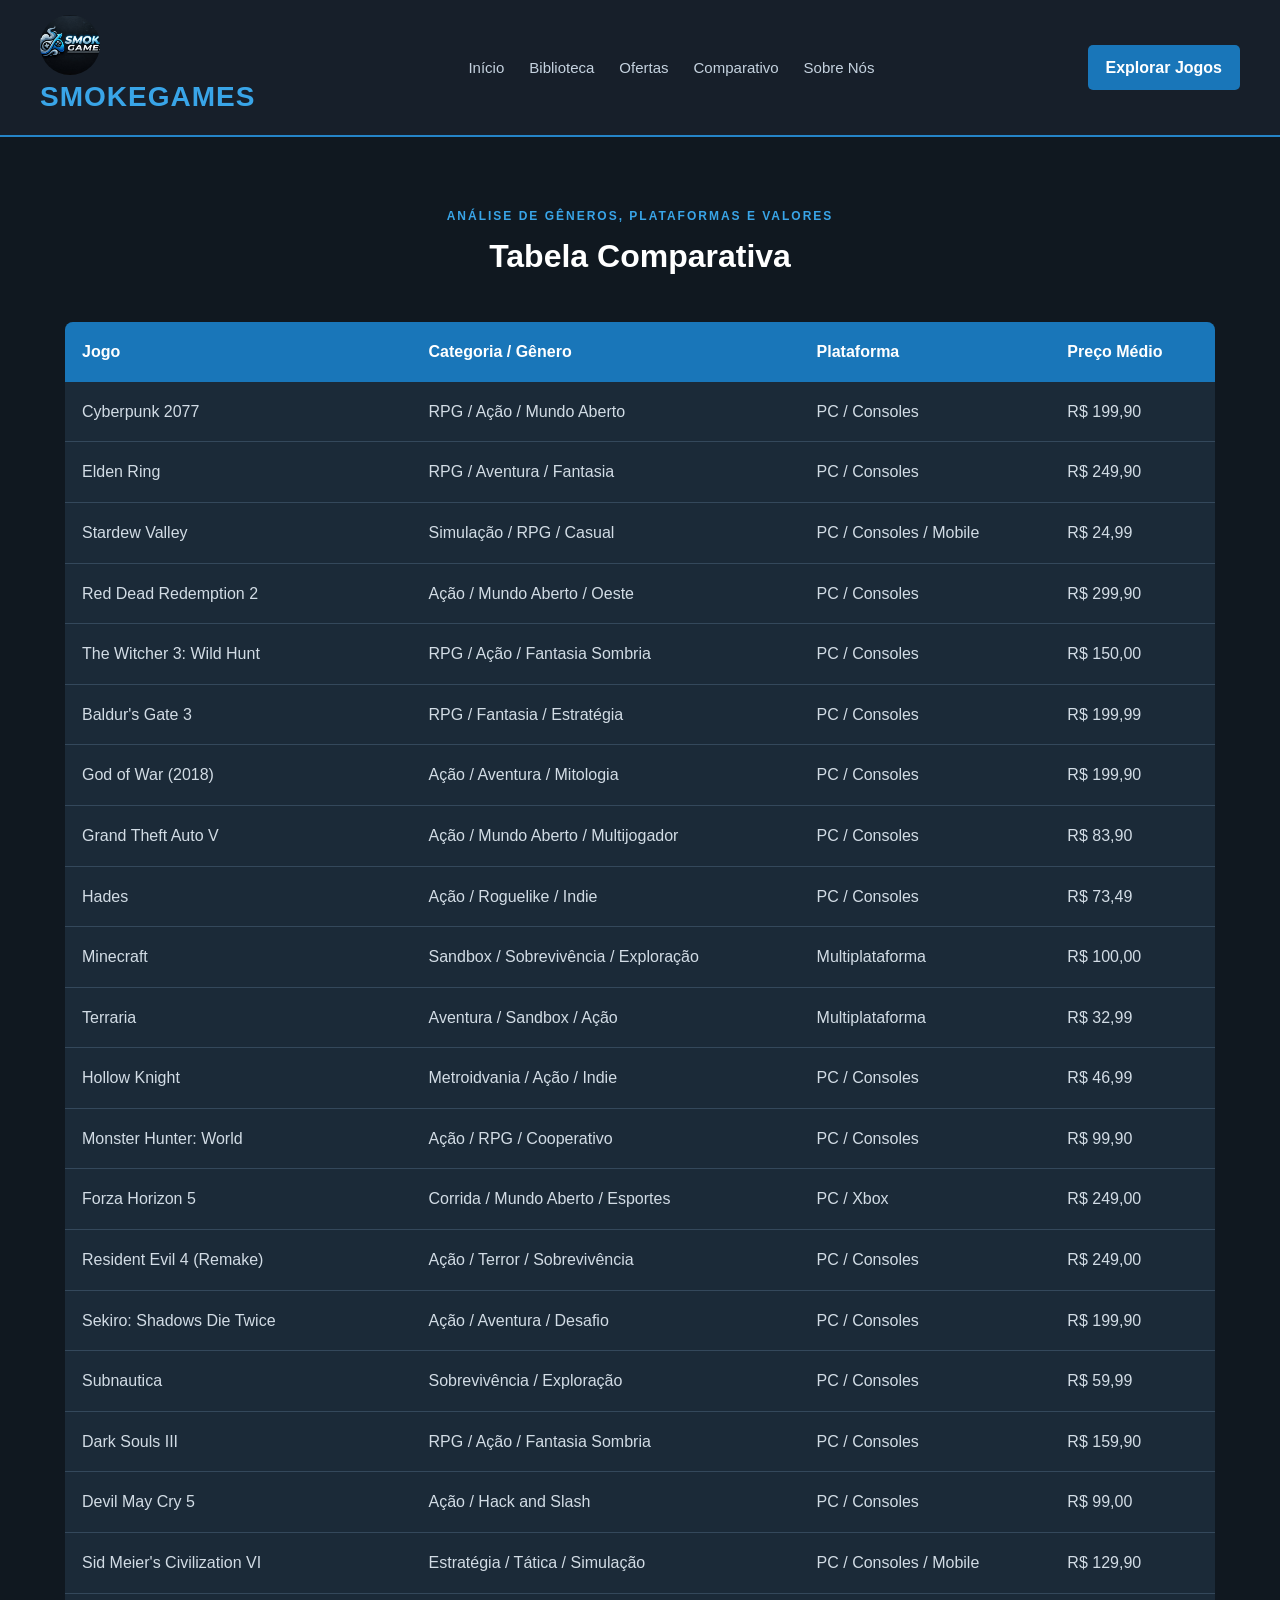
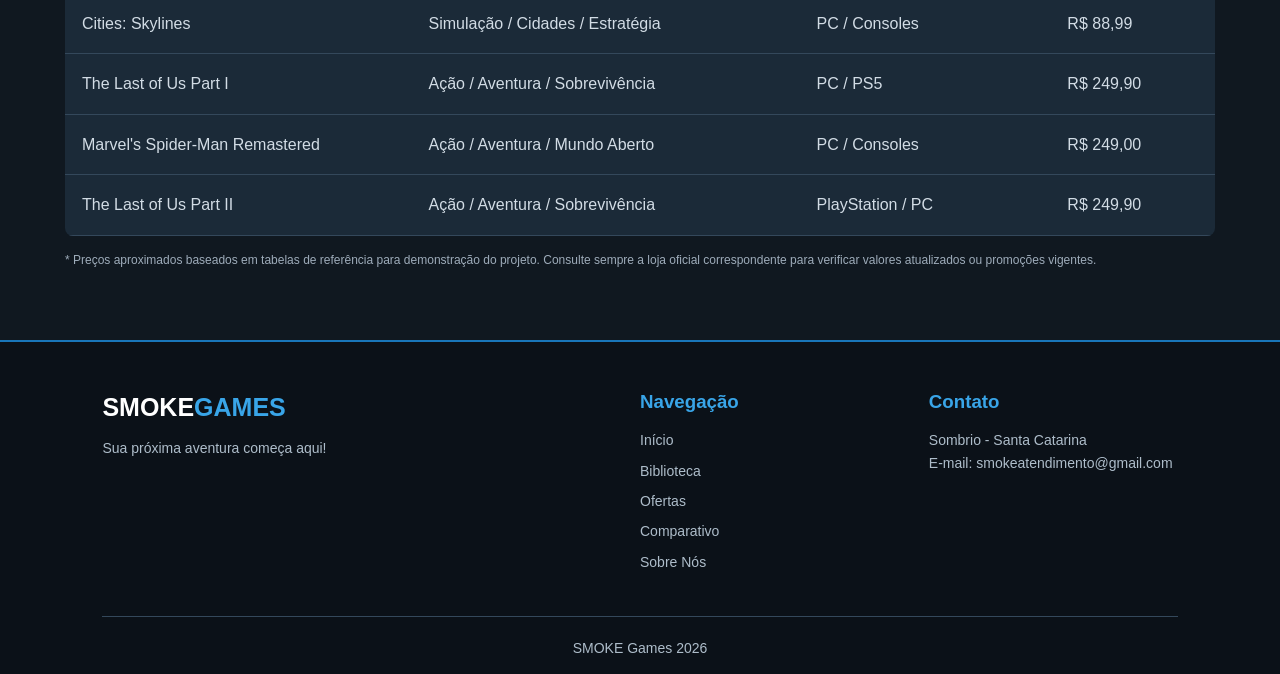
<file: comparativo.html>
<!DOCTYPE html>
<html lang="pt-br">

<head>
    <meta charset="UTF-8">
    <!-- Removido o <meta name="description" ...> -->
    <title>SMOKE GAMES - Comparativo</title>
    <link rel="stylesheet" href="estilos.css">
</head>

<body>

    <!-- CABEÇALHO -->
    <header id="inicio">
        <div class="cabecalho-container">
            <a href="index.html" class="logo">
                <img src="imagens/logo.jpeg" alt="Logo Smokegames" class="logo-img">
                <span>SMOKE<span>GAMES</span></span>
            </a>
            <nav class="menu">
                <ul>
                    <li><a href="index.html">Início</a></li>
                    <li><a href="biblioteca.html">Biblioteca</a></li>
                    <li><a href="ofertas.html">Ofertas</a></li>
                    <li><a href="comparativo.html">Comparativo</a></li>
                    <li><a href="sobre.html">Sobre Nós</a></li>
                </ul>
            </nav>
            <a href="biblioteca.html" class="botao-login">Explorar Jogos</a>
        </div>
    </header>

    <!-- CONTEÚDO PRINCIPAL (Substituído <main> e <section> por <div> com as mesmas classes) -->
    <div>
        <div class="comparativo">
            <div class="titulo-secao">
                <p>ANÁLISE DE GÊNEROS, PLATAFORMAS E VALORES</p>
                <h2>Tabela Comparativa</h2>
            </div>

            <div class="tabela-container">
                <table>
                    <!-- Removido o <thead>, os títulos (th) ficam direto na linha (tr) -->
                    <tr>
                        <th>Jogo</th>
                        <th>Categoria / Gênero</th>
                        <th>Plataforma</th>
                        <th>Preço Médio</th>
                    </tr>
                    
                    <!-- Removido o <tbody>, as linhas (tr) ficam direto dentro da tabela -->
                    <tr>
                        <td>Cyberpunk 2077</td>
                        <td>RPG / Ação / Mundo Aberto</td>
                        <td>PC / Consoles</td>
                        <td>R$ 199,90</td>
                    </tr>
                    <tr>
                        <td>Elden Ring</td>
                        <td>RPG / Aventura / Fantasia</td>
                        <td>PC / Consoles</td>
                        <td>R$ 249,90</td>
                    </tr>
                    <tr>
                        <td>Stardew Valley</td>
                        <td>Simulação / RPG / Casual</td>
                        <td>PC / Consoles / Mobile</td>
                        <td>R$ 24,99</td>
                    </tr>
                    <tr>
                        <td>Red Dead Redemption 2</td>
                        <td>Ação / Mundo Aberto / Oeste</td>
                        <td>PC / Consoles</td>
                        <td>R$ 299,90</td>
                    </tr>
                    <tr>
                        <td>The Witcher 3: Wild Hunt</td>
                        <td>RPG / Ação / Fantasia Sombria</td>
                        <td>PC / Consoles</td>
                        <td>R$ 150,00</td>
                    </tr>
                    <tr>
                        <td>Baldur's Gate 3</td>
                        <td>RPG / Fantasia / Estratégia</td>
                        <td>PC / Consoles</td>
                        <td>R$ 199,99</td>
                    </tr>
                    <tr>
                        <td>God of War (2018)</td>
                        <td>Ação / Aventura / Mitologia</td>
                        <td>PC / Consoles</td>
                        <td>R$ 199,90</td>
                    </tr>
                    <tr>
                        <td>Grand Theft Auto V</td>
                        <td>Ação / Mundo Aberto / Multijogador</td>
                        <td>PC / Consoles</td>
                        <td>R$ 83,90</td>
                    </tr>
                    <tr>
                        <td>Hades</td>
                        <td>Ação / Roguelike / Indie</td>
                        <td>PC / Consoles</td>
                        <td>R$ 73,49</td>
                    </tr>
                    <tr>
                        <td>Minecraft</td>
                        <td>Sandbox / Sobrevivência / Exploração</td>
                        <td>Multiplataforma</td>
                        <td>R$ 100,00</td>
                    </tr>
                    <tr>
                        <td>Terraria</td>
                        <td>Aventura / Sandbox / Ação</td>
                        <td>Multiplataforma</td>
                        <td>R$ 32,99</td>
                    </tr>
                    <tr>
                        <td>Hollow Knight</td>
                        <td>Metroidvania / Ação / Indie</td>
                        <td>PC / Consoles</td>
                        <td>R$ 46,99</td>
                    </tr>
                    <tr>
                        <td>Monster Hunter: World</td>
                        <td>Ação / RPG / Cooperativo</td>
                        <td>PC / Consoles</td>
                        <td>R$ 99,90</td>
                    </tr>
                    <tr>
                        <td>Forza Horizon 5</td>
                        <td>Corrida / Mundo Aberto / Esportes</td>
                        <td>PC / Xbox</td>
                        <td>R$ 249,00</td>
                    </tr>
                    <tr>
                        <td>Resident Evil 4 (Remake)</td>
                        <td>Ação / Terror / Sobrevivência</td>
                        <td>PC / Consoles</td>
                        <td>R$ 249,00</td>
                    </tr>
                    <tr>
                        <td>Sekiro: Shadows Die Twice</td>
                        <td>Ação / Aventura / Desafio</td>
                        <td>PC / Consoles</td>
                        <td>R$ 199,90</td>
                    </tr>
                    <tr>
                        <td>Subnautica</td>
                        <td>Sobrevivência / Exploração</td>
                        <td>PC / Consoles</td>
                        <td>R$ 59,99</td>
                    </tr>
                    <tr>
                        <td>Dark Souls III</td>
                        <td>RPG / Ação / Fantasia Sombria</td>
                        <td>PC / Consoles</td>
                        <td>R$ 159,90</td>
                    </tr>
                    <tr>
                        <td>Devil May Cry 5</td>
                        <td>Ação / Hack and Slash</td>
                        <td>PC / Consoles</td>
                        <td>R$ 99,00</td>
                    </tr>
                    <tr>
                        <td>Sid Meier's Civilization VI</td>
                        <td>Estratégia / Tática / Simulação</td>
                        <td>PC / Consoles / Mobile</td>
                        <td>R$ 129,90</td>
                    </tr>
                    <tr>
                        <td>Cities: Skylines</td>
                        <td>Simulação / Cidades / Estratégia</td>
                        <td>PC / Consoles</td>
                        <td>R$ 88,99</td>
                    </tr>
                    <tr>
                        <td>The Last of Us Part I</td>
                        <td>Ação / Aventura / Sobrevivência</td>
                        <td>PC / PS5</td>
                        <td>R$ 249,90</td>
                    </tr>
                    <tr>
                        <td>Marvel's Spider-Man Remastered</td>
                        <td>Ação / Aventura / Mundo Aberto</td>
                        <td>PC / Consoles</td>
                        <td>R$ 249,00</td>
                    </tr>
                    <tr>
                        <td>The Last of Us Part II</td>
                        <td>Ação / Aventura / Sobrevivência</td>
                        <td>PlayStation / PC</td>
                        <td>R$ 249,90</td>
                    </tr>
                </table>
            </div>

            <p class="observacao">
                * Preços aproximados baseados em tabelas de referência para demonstração do projeto. Consulte sempre a loja oficial correspondente para verificar valores atualizados ou promoções vigentes.
            </p>
        </div>
    </div>

    <!-- RODAPÉ -->
    <footer class="rodape">
        <div class="rodape-conteudo">
            <div>
                <h2>SMOKE<span>GAMES</span></h2>
                <p>Sua próxima aventura começa aqui!</p>
            </div>
            <div>
                <h3>Navegação</h3>
                <ul>
                    <li><a href="index.html">Início</a></li>
                    <li><a href="biblioteca.html">Biblioteca</a></li>
                    <li><a href="ofertas.html">Ofertas</a></li>
                    <li><a href="comparativo.html">Comparativo</a></li>
                    <li><a href="sobre.html">Sobre Nós</a></li>
                </ul>
            </div>
            <div>
                <h3>Contato</h3>
                <p>Sombrio - Santa Catarina</p>
                <p>E-mail: smokeatendimento@gmail.com</p>
            </div>
        </div>
        <div class="rodape-final">
            <p>SMOKE Games 2026</p>
        </div>
    </footer>

</body>
</html>
</file>
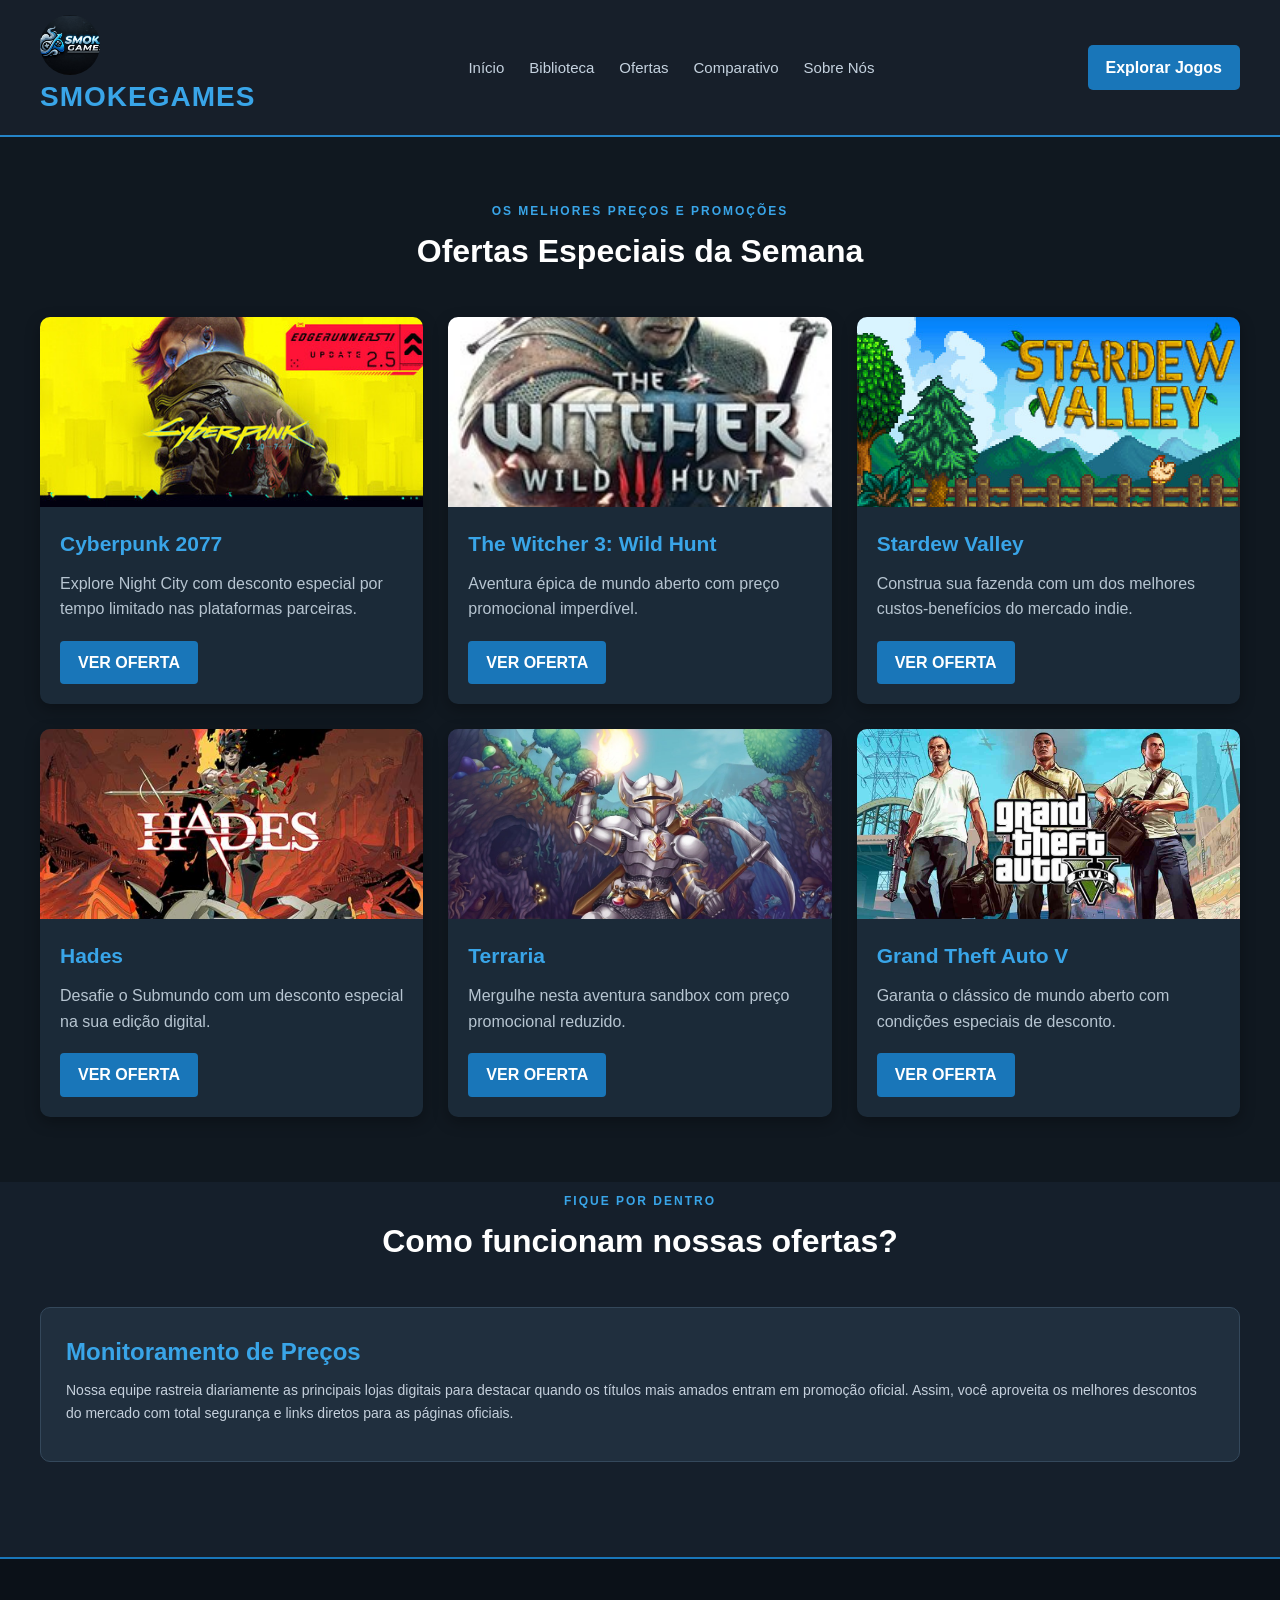
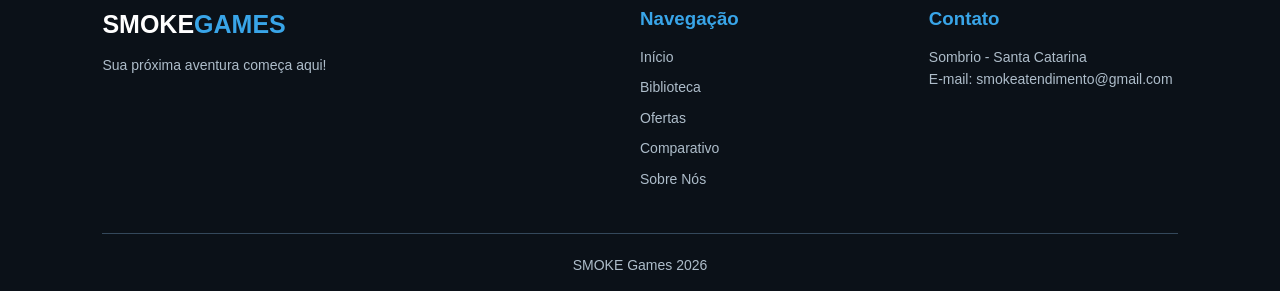
<file: ofertas.html>
<!DOCTYPE html>
<html lang="pt-br">

<head>
    <meta charset="UTF-8">
    <title>SMOKE GAMES - Ofertas</title>
    <link rel="stylesheet" href="estilos.css">
</head>

<body>

    <!-- CABEÇALHO -->
    <header id="inicio">
        <div class="cabecalho-container">
            <a href="index.html" class="logo">
                <img src="imagens/logo.jpeg" alt="Logo Smokegames" class="logo-img">
                <span>SMOKE<span>GAMES</span></span>
            </a>
            <nav class="menu">
                <ul>
                    <li><a href="index.html">Início</a></li>
                    <li><a href="biblioteca.html">Biblioteca</a></li>
                    <li><a href="ofertas.html">Ofertas</a></li>
                    <li><a href="comparativo.html">Comparativo</a></li>
                    <li><a href="sobre.html">Sobre Nós</a></li>
                </ul>
            </nav>
            <a href="biblioteca.html" class="botao-login">Explorar Jogos</a>
        </div>
    </header>

    <!-- CONTEÚDO PRINCIPAL -->
    <div>
        <div class="destaques">
            <div class="titulo-secao">
                <p>OS MELHORES PREÇOS E PROMOÇÕES</p>
                <h2>Ofertas Especiais da Semana</h2>
            </div>

            <div class="destaques-container">

                <!-- OFERTA 1 -->
                <article class="card-destaque">
                    <img src="imagens/header_alt_assets_9.jpg" alt="Cyberpunk 2077">
                    <div class="card-info">
                        <h3>Cyberpunk 2077</h3>
                        <p>Explore Night City com desconto especial por tempo limitado nas plataformas parceiras.</p>
                        <a href="https://store.steampowered.com/app/1091500/" target="_blank" rel="noopener noreferrer">VER OFERTA</a>
                    </div>
                </article>

                <!-- OFERTA 2 -->
                <article class="card-destaque">
                    <img src="imagens/Witcher_3_cover_art.jpg" alt="The Witcher 3: Wild Hunt">
                    <div class="card-info">
                        <h3>The Witcher 3: Wild Hunt</h3>
                        <p>Aventura épica de mundo aberto com preço promocional imperdível.</p>
                        <a href="https://store.steampowered.com/app/292030/" target="_blank" rel="noopener noreferrer">VER OFERTA</a>
                    </div>
                </article>

                <!-- OFERTA 3 -->
                <article class="card-destaque">
                    <img src="imagens/header (1).jpg" alt="Stardew Valley">
                    <div class="card-info">
                        <h3>Stardew Valley</h3>
                        <p>Construa sua fazenda com um dos melhores custos-benefícios do mercado indie.</p>
                        <a href="https://store.steampowered.com/app/413150/" target="_blank" rel="noopener noreferrer">VER OFERTA</a>
                    </div>
                </article>

                <!-- OFERTA 4 -->
                <article class="card-destaque">
                    <img src="imagens/hades.9821sCYjohiKwwwyEA0WDgHaEK" alt="Hades">
                    <div class="card-info">
                        <h3>Hades</h3>
                        <p>Desafie o Submundo com um desconto especial na sua edição digital.</p>
                        <a href="https://store.steampowered.com/app/1145360/" target="_blank" rel="noopener noreferrer">VER OFERTA</a>
                    </div>
                </article>

                <!-- OFERTA 5 -->
                <article class="card-destaque">
                    <img src="imagens/terraria.jpg" alt="Terraria">
                    <div class="card-info">
                        <h3>Terraria</h3>
                        <p>Mergulhe nesta aventura sandbox com preço promocional reduzido.</p>
                        <a href="https://store.steampowered.com/app/105600/" target="_blank" rel="noopener noreferrer">VER OFERTA</a>
                    </div>
                </article>

                <!-- OFERTA 6 -->
                <article class="card-destaque">
                    <img src="imagens/GTA.jpg" alt="Grand Theft Auto V">
                    <div class="card-info">
                        <h3>Grand Theft Auto V</h3>
                        <p>Garanta o clássico de mundo aberto com condições especiais de desconto.</p>
                        <a href="https://store.steampowered.com/app/271590/" target="_blank" rel="noopener noreferrer">VER OFERTA</a>
                    </div>
                </article>

            </div>
        </div>

        <!-- SEÇÃO INFORMATIVA -->
        <div class="biblioteca" style="padding-top: 10px;">
            <div class="titulo-secao">
                <p>FIQUE POR DENTRO</p>
                <h2>Como funcionam nossas ofertas?</h2>
            </div>
            <div class="jogo" style="grid-template-columns: 1fr;">
                <div class="jogo-conteudo">
                    <h3>Monitoramento de Preços</h3>
                    <p>
                        Nossa equipe rastreia diariamente as principais lojas digitais para destacar quando os títulos mais amados entram em promoção oficial. Assim, você aproveita os melhores descontos do mercado com total segurança e links diretos para as páginas oficiais.
                    </p>
                </div>
            </div>
        </div>
    </div>

    <!-- RODAPÉ -->
    <footer class="rodape">
        <div class="rodape-conteudo">
            <div>
                <h2>SMOKE<span>GAMES</span></h2>
                <p>Sua próxima aventura começa aqui!</p>
            </div>
            <div>
                <h3>Navegação</h3>
                <ul>
                    <li><a href="index.html">Início</a></li>
                    <li><a href="biblioteca.html">Biblioteca</a></li>
                    <li><a href="ofertas.html">Ofertas</a></li>
                    <li><a href="comparativo.html">Comparativo</a></li>
                    <li><a href="sobre.html">Sobre Nós</a></li>
                </ul>
            </div>
            <div>
                <h3>Contato</h3>
                <p>Sombrio - Santa Catarina</p>
                <p>E-mail: smokeatendimento@gmail.com</p>
            </div>
        </div>
        <div class="rodape-final">
            <p>SMOKE Games 2026</p>
        </div>
    </footer>

</body>
</html>
</file>
<file: estilos.css>
/* =================================
   CONFIGURAÇÕES GERAIS
================================= */

* {
    margin: 0;
    padding: 0;
    box-sizing: border-box;
}

html {
    scroll-behavior: smooth;
}

body {
    background-color: #101820;
    color: #ffffff;
    font-family: Arial, Helvetica, sans-serif;
    line-height: 1.6;
}

a {
    text-decoration: none;
    color: inherit;
}

img {
    max-width: 100%;
    display: block;
}


/* =================================
   CABEÇALHO
================================= */

header {
    background-color: #171f2a;
    border-bottom: 2px solid #2584c7;
    position: sticky;
    top: 0;
    z-index: 100;
}

.cabecalho-container {
    max-width: 1250px;
    min-height: 80px;
    margin: auto;
    padding: 15px 25px;

    display: flex;
    justify-content: space-between;
    align-items: center;
    gap: 25px;
}

.logo {
    font-size: 28px;
    font-weight: bold;
    color: #ffffff;
    letter-spacing: 1px;
}

.logo span,
.rodape h2 span {
    color: #39a5e8;
}
.logo-img {
    width: 60px;       /* Define uma largura fixa limpa */
    height: 60px;      /* Define uma altura fixa igual para ficar redondinha */
    border-radius: 50%;
    object-fit: cover;
}


/* MENU */

.menu ul {
    display: flex;
    align-items: center;
    gap: 25px;
    list-style: none;
}

.menu a {
    color: #c5d2df;
    font-size: 15px;
    transition: 0.3s;
}

.menu a:hover {
    color: #39a5e8;
}


/* BOTÃO DO CABEÇALHO */

.botao-login {
    background-color: #1976b9;
    padding: 10px 18px;
    border-radius: 5px;
    font-weight: bold;
    transition: 0.3s;
}

.botao-login:hover {
    background-color: #39a5e8;
    transform: translateY(-3px);
}


/* =================================
   BANNER PRINCIPAL
================================= */

.banner {
    min-height: 450px;

    background:
        linear-gradient(90deg,
            rgba(10, 20, 30, 0.95),
            rgba(10, 20, 30, 0.55)),
        url("imagens/banner.jpg");

    background-position: center;
    background-size: cover;

    display: flex;
    align-items: center;

    padding: 60px 8%;
}

.banner-conteudo {
    max-width: 650px;
}

.destaque {
    color: #39a5e8;
    font-weight: bold;
    letter-spacing: 2px;
    margin-bottom: 12px;
}

.banner h1 {
    font-size: 45px;
    line-height: 1.2;
    margin-bottom: 20px;
}

.banner h1 span {
    color: #39a5e8;
    display: block;
}

.banner p {
    color: #c7d4df;
    margin-bottom: 25px;
    font-size: 17px;
}

.botao-principal {
    display: inline-block;
    background-color: #1976b9;
    padding: 14px 25px;
    border-radius: 5px;
    font-weight: bold;
    transition: 0.3s;
}

.botao-principal:hover {
    background-color: #39a5e8;
    transform: scale(1.05);
}


/* =================================
   TÍTULOS DAS SEÇÕES
================================= */

.titulo-secao {
    text-align: center;
    margin-bottom: 40px;
}

.titulo-secao p {
    color: #39a5e8;
    font-size: 12px;
    font-weight: bold;
    letter-spacing: 2px;
}

.titulo-secao h2 {
    font-size: 32px;
    margin-top: 5px;
}


/* =================================
   JOGOS EM DESTAQUE
================================= */

.destaques {
    max-width: 1250px;
    margin: auto;
    padding: 65px 25px;
}

.destaques-container {
    display: grid;
    grid-template-columns: repeat(3, 1fr);
    gap: 25px;
}

.card-destaque {
    background-color: #1b2a38;
    border-radius: 10px;
    overflow: hidden;
    box-shadow: 0 5px 15px rgba(0, 0, 0, 0.3);
    transition: 0.3s;
}

.card-destaque:hover {
    transform: translateY(-8px);
    box-shadow: 0 10px 25px rgba(57, 165, 232, 0.25);
}

.card-destaque img {
    width: 100%;
    height: 190px;
    object-fit: cover;
    transition: 0.4s;
}

.card-destaque:hover img {
    transform: scale(1.04);
}

.card-info {
    padding: 20px;
}

.card-info h3 {
    color: #39a5e8;
    font-size: 21px;
    margin-bottom: 10px;
}

.card-info p {
    color: #b7c5d1;
    min-height: 55px;
    margin-bottom: 15px;
}

.card-info a {
    display: inline-block;
    background-color: #1976b9;
    padding: 9px 18px;
    border-radius: 4px;
    font-weight: bold;
    transition: 0.3s;
}

.card-info a:hover {
    background-color: #39a5e8;
}


/* =================================
   BIBLIOTECA DE JOGOS
================================= */

.biblioteca {
    background-color: #151f2b;
    padding: 65px 25px;
}

.biblioteca .titulo-secao {
    max-width: 1200px;
    margin-left: auto;
    margin-right: auto;
}

.jogo {
    max-width: 1200px;
    margin: 0 auto 30px;
    padding: 25px;

    background-color: #202f3e;
    border: 1px solid #34485b;
    border-radius: 10px;

    display: grid;
    grid-template-columns: 220px 1fr 350px;
    align-items: center;
    gap: 25px;

    transition: 0.3s;
}

.jogo:hover {
    border-color: #39a5e8;
    box-shadow: 0 5px 20px rgba(57, 165, 232, 0.15);
}

.jogo-imagem img {
    width: 100%;
    height: 160px;
    object-fit: cover;
    border-radius: 7px;
    transition: 0.3s;
}

.jogo-imagem img:hover {
    transform: scale(1.04);
}

.jogo-conteudo h3 {
    font-size: 24px;
    color: #39a5e8;
    margin-bottom: 8px;
}

.categoria {
    display: inline-block;
    color: #aabac9;
    font-size: 13px;
    margin-bottom: 12px;
}

.jogo-conteudo p {
    color: #c5d0dc;
    font-size: 14px;
    margin-bottom: 12px;
}

.jogo-conteudo .preco {
    color: #70d68c;
    font-size: 20px;
    font-weight: bold;
}

.botao-comprar {
    display: inline-block;
    background-color: #1976b9;
    padding: 9px 17px;
    border-radius: 5px;
    font-size: 13px;
    font-weight: bold;
    transition: 0.3s;
}

.botao-comprar:hover {
    background-color: #39a5e8;
    transform: translateY(-2px);
}


/* =================================
   VÍDEOS DOS JOGOS
================================= */

.video-jogo {
    width: 100%;
}

.video-jogo h3 {
    font-size: 16px;
    color: #39a5e8;
    margin-bottom: 10px;
}

.video-jogo video {
    width: 100%;
    border-radius: 7px;
    background-color: #000000;
}


/* =================================
   TABELA COMPARATIVA
================================= */

.comparativo {
    max-width: 1200px;
    margin: auto;
    padding: 70px 25px;
}

.tabela-container {
    overflow-x: auto;
}

table {
    width: 100%;
    border-collapse: collapse;
    background-color: #1b2a38;
    border-radius: 8px;
    overflow: hidden;
}

th {
    background-color: #1976b9;
    color: #ffffff;
    padding: 17px;
    text-align: left;
}

td {
    padding: 17px;
    border-bottom: 1px solid #34485b;
    color: #d2dce5;
}

/* Alterado de tbody tr para table tr */
table tr {
    transition: 0.3s;
}

table tr:hover {
    background-color: #293e50;
}

.observacao {
    color: #9eacba;
    font-size: 12px;
    margin-top: 15px;
}


/* =================================
   SOBRE A EMPRESA
================================= */

.sobre {
    background-color: #151f2b;
    padding: 70px 8%;

    display: grid;
    grid-template-columns: 2fr 1fr;
    gap: 50px;
    align-items: center;
}

.sobre-conteudo h2 {
    font-size: 32px;
    margin-bottom: 20px;
}

.sobre-conteudo p {
    color: #bdcbd8;
    margin-bottom: 15px;
}

.sobre-destaque {
    background-color: #202f3e;
    padding: 25px;
    border-left: 4px solid #39a5e8;
    border-radius: 6px;
}

.sobre-destaque h3 {
    margin-bottom: 15px;
    color: #39a5e8;
}

.sobre-destaque ul {
    list-style-position: inside;
}

.sobre-destaque li {
    color: #c5d0dc;
    margin-bottom: 10px;
}


/* =================================
   RODAPÉ
================================= */

.rodape {
    background-color: #0b1118;
    border-top: 2px solid #1976b9;
    padding: 45px 8% 15px;
}

.rodape-conteudo {
    max-width: 1200px;
    margin: auto;

    display: grid;
    grid-template-columns: 2fr 1fr 1fr;
    gap: 40px;
}

.rodape h2 {
    font-size: 25px;
    margin-bottom: 10px;
}

.rodape h3 {
    color: #39a5e8;
    margin-bottom: 12px;
}

.rodape p,
.rodape li {
    color: #aebdca;
    font-size: 14px;
}

.rodape ul {
    list-style: none;
}

.rodape li {
    margin-bottom: 8px;
}

.rodape a {
    transition: 0.3s;
}

.rodape a:hover {
    color: #39a5e8;
}

.rodape-final {
    border-top: 1px solid #34485b;
    margin-top: 35px;
    padding-top: 20px;
    text-align: center;
}


/* =================================
   RESPONSIVIDADE
================================= */

@media (max-width: 1000px) {

    .cabecalho-container {
        flex-wrap: wrap;
        justify-content: center;
    }

    .jogo {
        grid-template-columns: 180px 1fr;
    }

    .video-jogo {
        grid-column: 1 / -1;
    }

    .video-jogo video {
        max-height: 350px;
    }

}

@media (max-width: 768px) {

    .menu ul {
        flex-wrap: wrap;
        justify-content: center;
        gap: 15px;
    }

    .banner {
        min-height: 380px;
        padding: 45px 7%;
    }

    .banner h1 {
        font-size: 32px;
    }

    .destaques-container {
        grid-template-columns: 1fr;
    }

    .jogo {
        grid-template-columns: 1fr;
    }

    .jogo-imagem img {
        height: 220px;
    }

    .video-jogo {
        grid-column: auto;
    }

    .sobre {
        grid-template-columns: 1fr;
    }

    .rodape-conteudo {
        grid-template-columns: 1fr;
        gap: 25px;
    }

    .titulo-secao h2 {
        font-size: 26px;
    }

}

@media (max-width: 480px) {

    .cabecalho-container {
        padding: 15px;
    }

    .logo {
        font-size: 23px;
    }

    .menu ul {
        gap: 12px;
    }

    .menu a {
        font-size: 13px;
    }

    .banner h1 {
        font-size: 27px;
    }

    .banner p {
        font-size: 14px;
    }

    .destaques,
    .comparativo {
        padding: 45px 15px;
    }

    .biblioteca {
        padding: 45px 15px;
    }

    .jogo {
        padding: 15px;
    }

    th,
    td {
        padding: 12px;
        font-size: 12px;
    }

}
</file>
